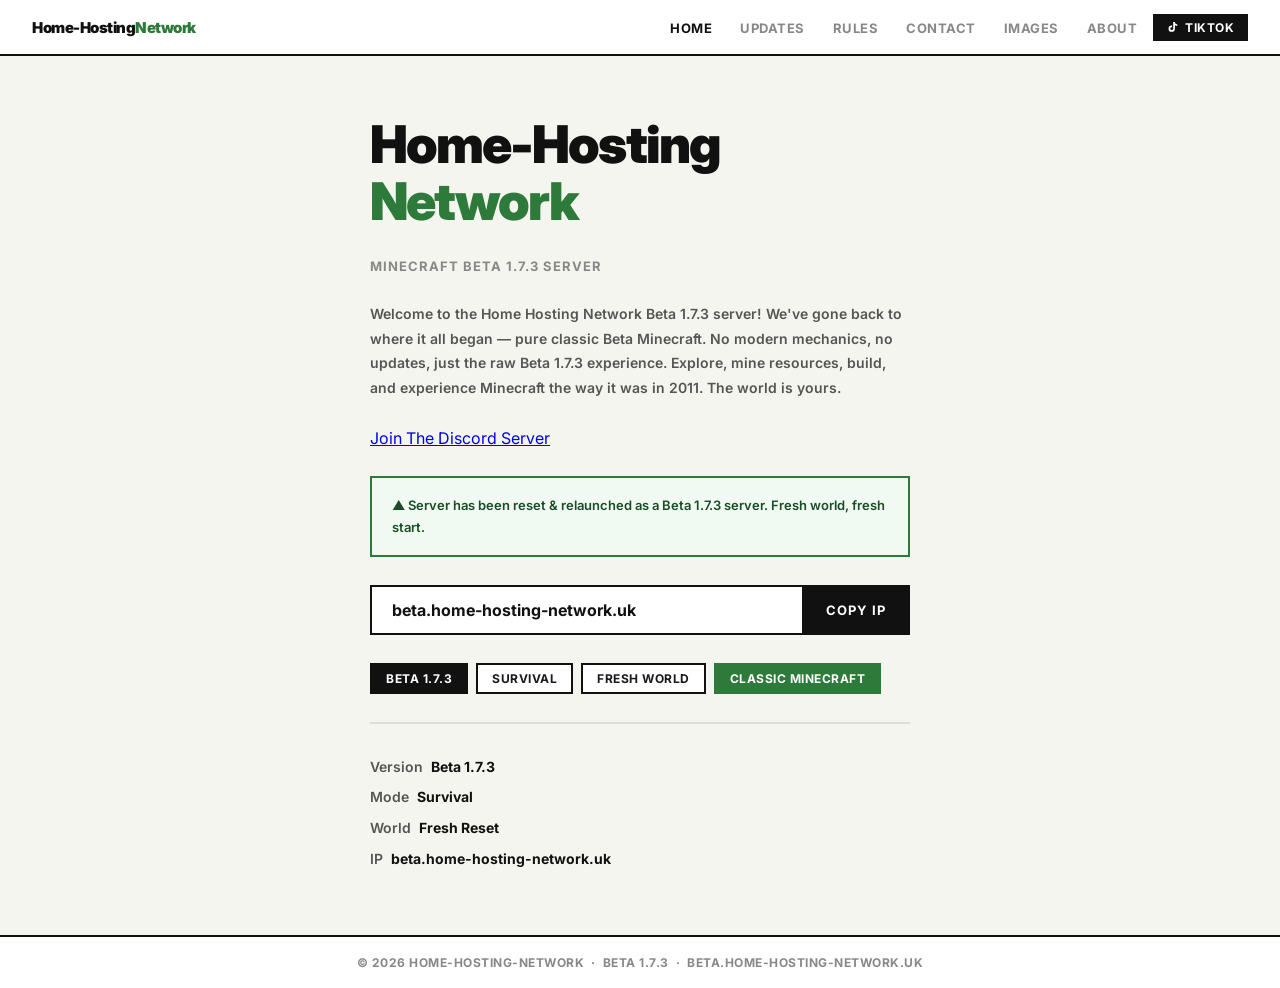
<file: index.html>
<!DOCTYPE html>
<html lang="en">
<head>
  <meta charset="UTF-8"/>
  <meta name="viewport" content="width=device-width, initial-scale=1.0"/>
  <title>Home — Home-Hosting-Network</title>
  <link href="https://fonts.googleapis.com/css2?family=Inter:wght@400;600;700;900&display=swap" rel="stylesheet">
  <link rel="stylesheet" href="style.css">
  <link rel="icon" type="image/png" href="Home.png">
</head>
<body>
<nav>
  <a class="nav-logo" href="index.html">Home-Hosting<span>Network</span></a>
  <ul class="nav-links">
    <li><a href="index.html" class="active">Home</a></li>
    <li><a href="updates.html">Updates</a></li>
    <li><a href="rules.html">Rules</a></li>
    <li><a href="contact.html">Contact</a></li>
    <li><a href="images.html">Images</a></li>
    <li><a href="about.html">About</a></li>
    <li><a href="https://www.tiktok.com/@homehosting5" target="_blank" class="tiktok-link"><svg width="12" height="12" viewBox="0 0 24 24" fill="currentColor" style="flex-shrink:0"><path d="M19.59 6.69a4.83 4.83 0 0 1-3.77-4.25V2h-3.45v13.67a2.89 2.89 0 0 1-2.88 2.5 2.89 2.89 0 0 1-2.89-2.89 2.89 2.89 0 0 1 2.89-2.89c.28 0 .54.04.79.1V9.01a6.33 6.33 0 0 0-.79-.05 6.34 6.34 0 0 0-6.34 6.34 6.34 6.34 0 0 0 6.34 6.34 6.34 6.34 0 0 0 6.33-6.34V8.69a8.2 8.2 0 0 0 4.79 1.52V6.75a4.85 4.85 0 0 1-1.02-.06z"/></svg> TikTok</a></li>
  </ul>
</nav>
<div class="page">
  <h1>Home-Hosting<br><span>Network</span></h1>
  <p class="subtitle">Minecraft Beta 1.7.3 Server</p>

  <p class="server-desc">Welcome to the Home Hosting Network Beta 1.7.3 server! We've gone back to where it all began — pure classic Beta Minecraft. No modern mechanics, no updates, just the raw Beta 1.7.3 experience. Explore, mine resources, build, and experience Minecraft the way it was in 2011. The world is yours.</p>

  <a href="https://discord.gg/DGqM9qPcFu">Join The Discord Server</a>

  <div class="notice">&#9650; Server has been reset &amp; relaunched as a Beta 1.7.3 server. Fresh world, fresh start.</div>

  <div class="ip-row">
    <div class="ip-text" id="ipText">beta.home-hosting-network.uk</div>
    <button id="copyBtn" onclick="copyIP()">Copy IP</button>
  </div>

  <div class="tags">
    <span class="tag accent">Beta 1.7.3</span>
    <span class="tag">Survival</span>
    <span class="tag">Fresh World</span>
    <span class="tag green">Classic Minecraft</span>
  </div>

  <hr>

  <div class="info">
    Version &nbsp;<strong>Beta 1.7.3</strong><br>
    Mode &nbsp;<strong>Survival</strong><br>
    World &nbsp;<strong>Fresh Reset</strong><br>
    IP &nbsp;<strong>beta.home-hosting-network.uk</strong>
  </div>
</div>
<script>
  function copyIP() {
    navigator.clipboard.writeText(document.getElementById('ipText').textContent);
    const btn = document.getElementById('copyBtn');
    btn.textContent = 'Copied!';
    btn.classList.add('copied');
    setTimeout(() => { btn.textContent = 'Copy IP'; btn.classList.remove('copied'); }, 2000);
  }
</script>
<footer>&copy; 2026 Home-Hosting-Network &nbsp;&middot;&nbsp; Beta 1.7.3 &nbsp;&middot;&nbsp; beta.home-hosting-network.uk</footer>
</body>
</html>
</file>
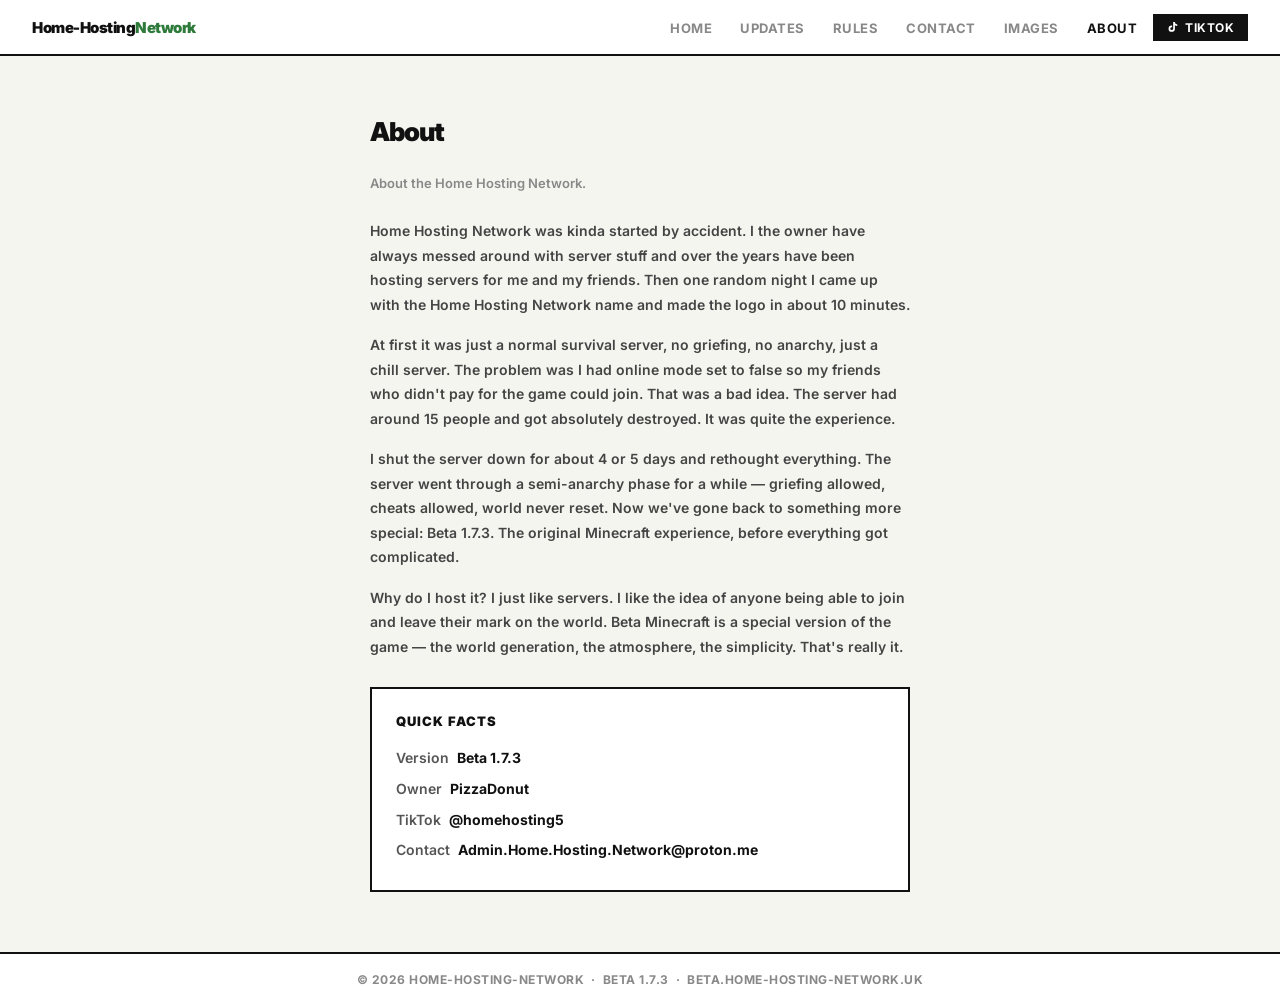
<file: about.html>
<!DOCTYPE html>
<html lang="en">
<head>
  <meta charset="UTF-8"/>
  <meta name="viewport" content="width=device-width, initial-scale=1.0"/>
  <title>About — Home-Hosting-Network</title>
  <link href="https://fonts.googleapis.com/css2?family=Inter:wght@400;600;700;900&display=swap" rel="stylesheet">
  <link rel="stylesheet" href="style.css">
  <link rel="icon" type="image/png" href="Home.png">
</head>
<body>
<nav>
  <a class="nav-logo" href="index.html">Home-Hosting<span>Network</span></a>
  <ul class="nav-links">
    <li><a href="index.html">Home</a></li>
    <li><a href="updates.html">Updates</a></li>
    <li><a href="rules.html">Rules</a></li>
    <li><a href="contact.html">Contact</a></li>
    <li><a href="images.html">Images</a></li>
    <li><a href="about.html" class="active">About</a></li>
    <li><a href="https://www.tiktok.com/@homehosting5" target="_blank" class="tiktok-link"><svg width="12" height="12" viewBox="0 0 24 24" fill="currentColor" style="flex-shrink:0"><path d="M19.59 6.69a4.83 4.83 0 0 1-3.77-4.25V2h-3.45v13.67a2.89 2.89 0 0 1-2.88 2.5 2.89 2.89 0 0 1-2.89-2.89 2.89 2.89 0 0 1 2.89-2.89c.28 0 .54.04.79.1V9.01a6.33 6.33 0 0 0-.79-.05 6.34 6.34 0 0 0-6.34 6.34 6.34 6.34 0 0 0 6.34 6.34 6.34 6.34 0 0 0 6.33-6.34V8.69a8.2 8.2 0 0 0 4.79 1.52V6.75a4.85 4.85 0 0 1-1.02-.06z"/></svg> TikTok</a></li>
  </ul>
</nav>

<div class="page">
  <h2>About</h2>
  <p class="muted">About the Home Hosting Network.</p>

  <div class="about-block">
    <p>Home Hosting Network was kinda started by accident. I the owner have always messed around with server stuff and over the years have been hosting servers for me and my friends. Then one random night I came up with the Home Hosting Network name and made the logo in about 10 minutes.</p>
    <p>At first it was just a normal survival server, no griefing, no anarchy, just a chill server. The problem was I had online mode set to false so my friends who didn't pay for the game could join. That was a bad idea. The server had around 15 people and got absolutely destroyed. It was quite the experience.</p>
    <p>I shut the server down for about 4 or 5 days and rethought everything. The server went through a semi-anarchy phase for a while — griefing allowed, cheats allowed, world never reset. Now we've gone back to something more special: Beta 1.7.3. The original Minecraft experience, before everything got complicated.</p>
    <p>Why do I host it? I just like servers. I like the idea of anyone being able to join and leave their mark on the world. Beta Minecraft is a special version of the game — the world generation, the atmosphere, the simplicity. That's really it.</p>
  </div>

  <div class="fact-block">
    <div class="fact-title">Quick Facts</div>
    <div class="info">
      Version &nbsp;<strong>Beta 1.7.3</strong><br>
      Owner &nbsp;<strong>PizzaDonut</strong><br>
      TikTok &nbsp;<strong>@homehosting5</strong><br>
      Contact &nbsp;<strong>Admin.Home.Hosting.Network@proton.me</strong>
    </div>
  </div>
</div>

<footer>&copy; 2026 Home-Hosting-Network &nbsp;&middot;&nbsp; Beta 1.7.3 &nbsp;&middot;&nbsp; beta.home-hosting-network.uk</footer>
</body>
</html>
</file>
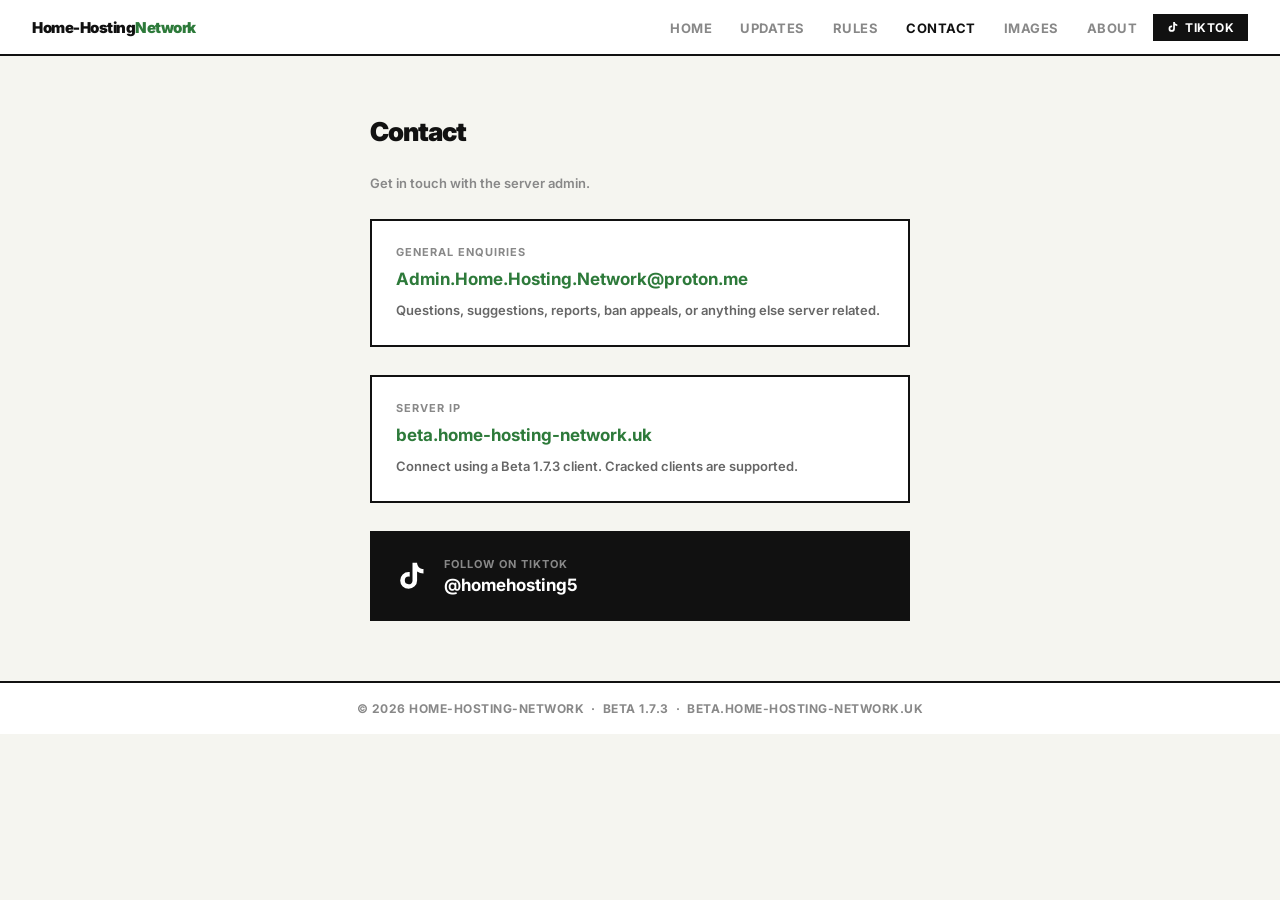
<file: contact.html>
<!DOCTYPE html>
<html lang="en">
<head>
  <meta charset="UTF-8"/>
  <meta name="viewport" content="width=device-width, initial-scale=1.0"/>
  <title>Contact — Home-Hosting-Network</title>
  <link href="https://fonts.googleapis.com/css2?family=Inter:wght@400;600;700;900&display=swap" rel="stylesheet">
  <link rel="stylesheet" href="style.css">
  <link rel="icon" type="image/png" href="Home.png">
</head>
<body>
<nav>
  <a class="nav-logo" href="index.html">Home-Hosting<span>Network</span></a>
  <ul class="nav-links">
    <li><a href="index.html">Home</a></li>
    <li><a href="updates.html">Updates</a></li>
    <li><a href="rules.html">Rules</a></li>
    <li><a href="contact.html" class="active">Contact</a></li>
    <li><a href="images.html">Images</a></li>
    <li><a href="about.html">About</a></li>
    <li><a href="https://www.tiktok.com/@homehosting5" target="_blank" class="tiktok-link"><svg width="12" height="12" viewBox="0 0 24 24" fill="currentColor" style="flex-shrink:0"><path d="M19.59 6.69a4.83 4.83 0 0 1-3.77-4.25V2h-3.45v13.67a2.89 2.89 0 0 1-2.88 2.5 2.89 2.89 0 0 1-2.89-2.89 2.89 2.89 0 0 1 2.89-2.89c.28 0 .54.04.79.1V9.01a6.33 6.33 0 0 0-.79-.05 6.34 6.34 0 0 0-6.34 6.34 6.34 6.34 0 0 0 6.34 6.34 6.34 6.34 0 0 0 6.33-6.34V8.69a8.2 8.2 0 0 0 4.79 1.52V6.75a4.85 4.85 0 0 1-1.02-.06z"/></svg> TikTok</a></li>
  </ul>
</nav>

<div class="page">
  <h2>Contact</h2>
  <p class="muted">Get in touch with the server admin.</p>

  <div class="contact-block">
    <div class="label">General enquiries</div>
    <a class="email" href="mailto:Admin.Home.Hosting.Network@proton.me">Admin.Home.Hosting.Network@proton.me</a>
    <p>Questions, suggestions, reports, ban appeals, or anything else server related.</p>
  </div>

  <div class="contact-block">
    <div class="label">Server IP</div>
    <span class="email">beta.home-hosting-network.uk</span>
    <p>Connect using a Beta 1.7.3 client. Cracked clients are supported.</p>
  </div>

  <a class="tiktok-block" href="https://www.tiktok.com/@homehosting5" target="_blank">
    <svg width="32" height="32" viewBox="0 0 24 24" fill="white"><path d="M19.59 6.69a4.83 4.83 0 0 1-3.77-4.25V2h-3.45v13.67a2.89 2.89 0 0 1-2.88 2.5 2.89 2.89 0 0 1-2.89-2.89 2.89 2.89 0 0 1 2.89-2.89c.28 0 .54.04.79.1V9.01a6.33 6.33 0 0 0-.79-.05 6.34 6.34 0 0 0-6.34 6.34 6.34 6.34 0 0 0 6.34 6.34 6.34 6.34 0 0 0 6.33-6.34V8.69a8.2 8.2 0 0 0 4.79 1.52V6.75a4.85 4.85 0 0 1-1.02-.06z"/></svg>
    <div>
      <div class="tt-label">Follow on TikTok</div>
      <div class="tt-handle">@homehosting5</div>
    </div>
  </a>
</div>

<footer>&copy; 2026 Home-Hosting-Network &nbsp;&middot;&nbsp; Beta 1.7.3 &nbsp;&middot;&nbsp; beta.home-hosting-network.uk</footer>
</body>
</html>
</file>
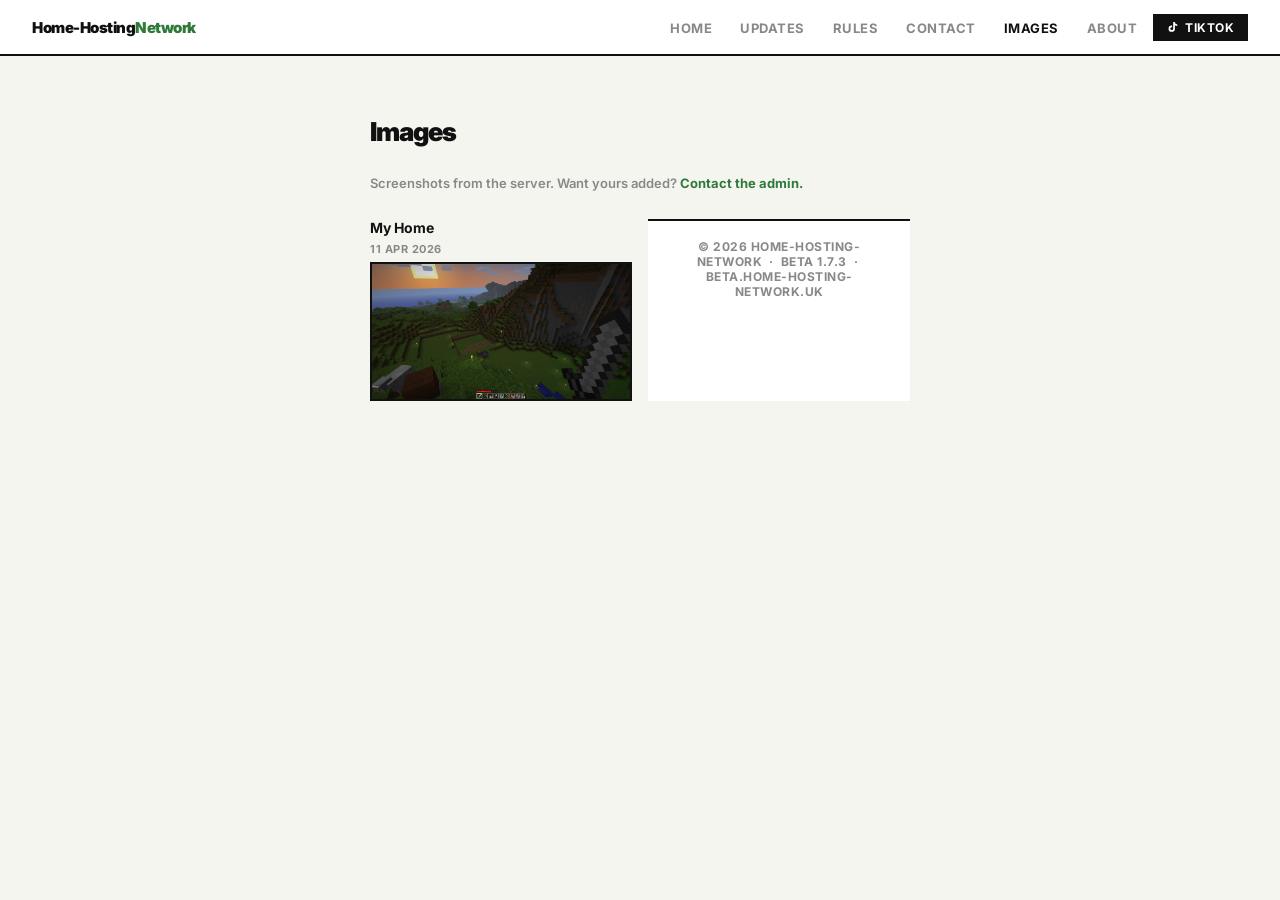
<file: images.html>
<!DOCTYPE html>
<html lang="en">
<head>
  <meta charset="UTF-8"/>
  <meta name="viewport" content="width=device-width, initial-scale=1.0"/>
  <title>Images — Home-Hosting-Network</title>
  <link href="https://fonts.googleapis.com/css2?family=Inter:wght@400;600;700;900&display=swap" rel="stylesheet">
  <link rel="stylesheet" href="style.css">
  <link rel="icon" type="image/png" href="Home.png">
</head>
<body>
<nav>
  <a class="nav-logo" href="index.html">Home-Hosting<span>Network</span></a>
  <ul class="nav-links">
    <li><a href="index.html">Home</a></li>
    <li><a href="updates.html">Updates</a></li>
    <li><a href="rules.html">Rules</a></li>
    <li><a href="contact.html">Contact</a></li>
    <li><a href="images.html" class="active">Images</a></li>
    <li><a href="about.html">About</a></li>
    <li><a href="https://www.tiktok.com/@homehosting5" target="_blank" class="tiktok-link"><svg width="12" height="12" viewBox="0 0 24 24" fill="currentColor" style="flex-shrink:0"><path d="M19.59 6.69a4.83 4.83 0 0 1-3.77-4.25V2h-3.45v13.67a2.89 2.89 0 0 1-2.88 2.5 2.89 2.89 0 0 1-2.89-2.89 2.89 2.89 0 0 1 2.89-2.89c.28 0 .54.04.79.1V9.01a6.33 6.33 0 0 0-.79-.05 6.34 6.34 0 0 0-6.34 6.34 6.34 6.34 0 0 0 6.34 6.34 6.34 6.34 0 0 0 6.33-6.34V8.69a8.2 8.2 0 0 0 4.79 1.52V6.75a4.85 4.85 0 0 1-1.02-.06z"/></svg> TikTok</a></li>
  </ul>
</nav>

<div class="page">
  <h2>Images</h2>
  <p class="muted">Screenshots from the server. Want yours added? <a href="mailto:Admin.Home.Hosting.Network@proton.me" style="color:#2d7a3a;text-decoration:none;font-weight:700;">Contact the admin.</a></p>

  <div class="image-grid">
    <div class="image-card">
      <div class="image-card-title">My Home</div>
      <div class="image-card-date">11 Apr 2026</div>
      <img src="images/2026-04-11_04.42.21.png" alt="Lobby Final">
    </div>

<footer>&copy; 2026 Home-Hosting-Network &nbsp;&middot;&nbsp; Beta 1.7.3 &nbsp;&middot;&nbsp; beta.home-hosting-network.uk</footer>
</body>
</html>
</file>
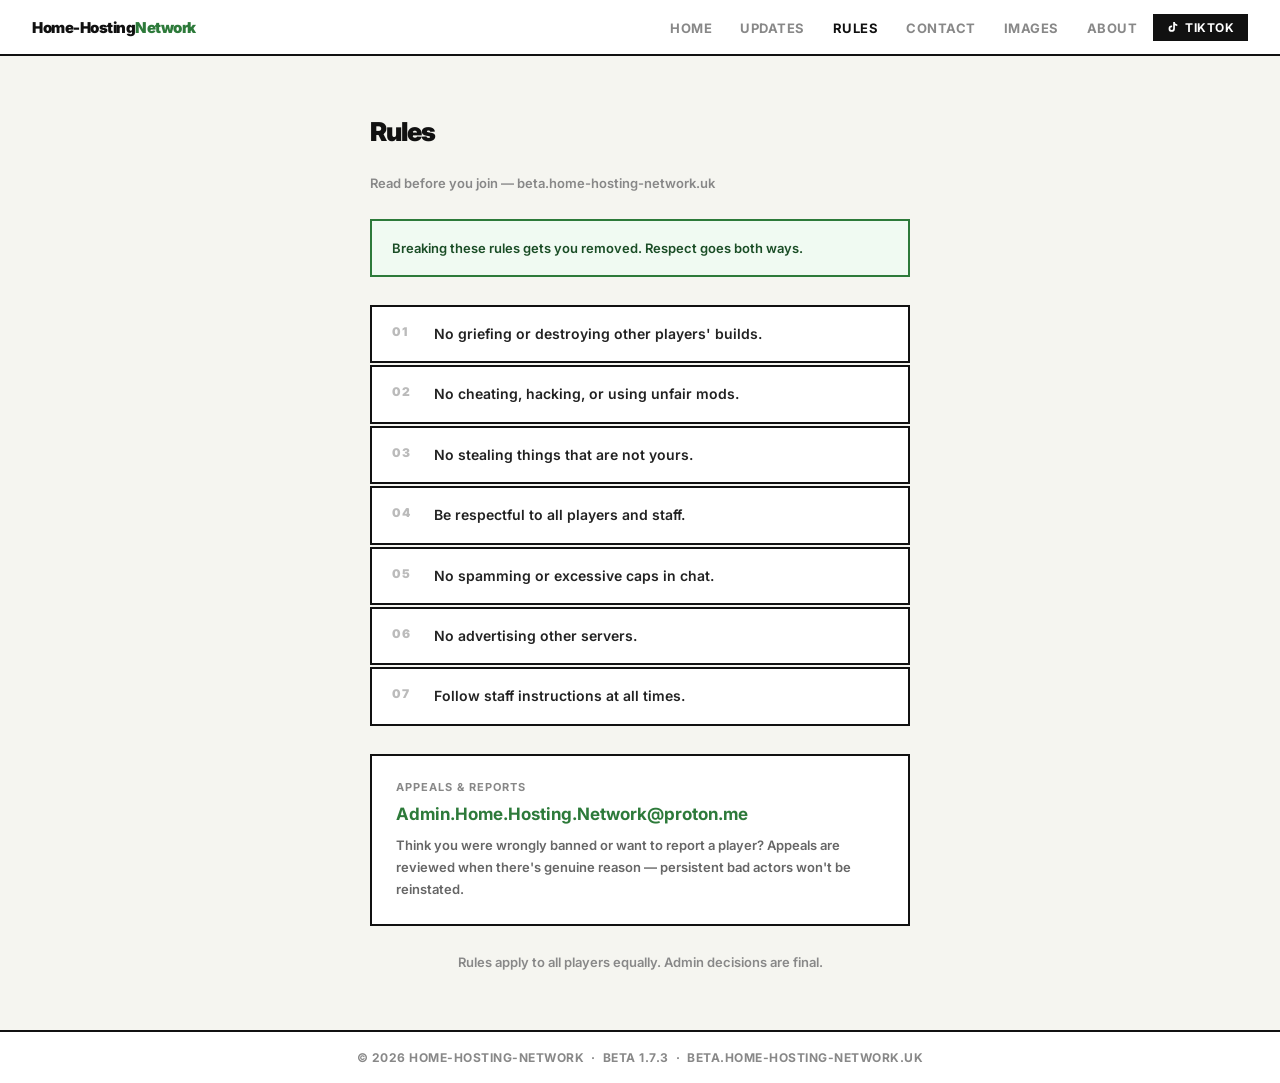
<file: rules.html>
<!DOCTYPE html>
<html lang="en">
<head>
  <meta charset="UTF-8"/>
  <meta name="viewport" content="width=device-width, initial-scale=1.0"/>
  <title>Rules — Home-Hosting-Network</title>
  <link href="https://fonts.googleapis.com/css2?family=Inter:wght@400;600;700;900&display=swap" rel="stylesheet">
  <link rel="stylesheet" href="style.css">
  <link rel="icon" type="image/png" href="Home.png">
</head>
<body>
<nav>
  <a class="nav-logo" href="index.html">Home-Hosting<span>Network</span></a>
  <ul class="nav-links">
    <li><a href="index.html">Home</a></li>
    <li><a href="updates.html">Updates</a></li>
    <li><a href="rules.html" class="active">Rules</a></li>
    <li><a href="contact.html">Contact</a></li>
    <li><a href="images.html">Images</a></li>
    <li><a href="about.html">About</a></li>
    <li><a href="https://www.tiktok.com/@homehosting5" target="_blank" class="tiktok-link"><svg width="12" height="12" viewBox="0 0 24 24" fill="currentColor" style="flex-shrink:0"><path d="M19.59 6.69a4.83 4.83 0 0 1-3.77-4.25V2h-3.45v13.67a2.89 2.89 0 0 1-2.88 2.5 2.89 2.89 0 0 1-2.89-2.89 2.89 2.89 0 0 1 2.89-2.89c.28 0 .54.04.79.1V9.01a6.33 6.33 0 0 0-.79-.05 6.34 6.34 0 0 0-6.34 6.34 6.34 6.34 0 0 0 6.34 6.34 6.34 6.34 0 0 0 6.33-6.34V8.69a8.2 8.2 0 0 0 4.79 1.52V6.75a4.85 4.85 0 0 1-1.02-.06z"/></svg> TikTok</a></li>
  </ul>
</nav>

<div class="page">
  <h2>Rules</h2>
  <p class="muted">Read before you join — beta.home-hosting-network.uk</p>

  <div class="notice">Breaking these rules gets you removed. Respect goes both ways.</div>

  <div class="rules-list">
    <div class="rule-item">
      <div class="rule-num">01</div>
      <div class="rule-text">No griefing or destroying other players' builds.</div>
    </div>
    <div class="rule-item">
      <div class="rule-num">02</div>
      <div class="rule-text">No cheating, hacking, or using unfair mods.</div>
    </div>
    <div class="rule-item">
      <div class="rule-num">03</div>
      <div class="rule-text">No stealing things that are not yours.</div>
    </div>
    <div class="rule-item">
      <div class="rule-num">04</div>
      <div class="rule-text">Be respectful to all players and staff.</div>
    </div>
    <div class="rule-item">
      <div class="rule-num">05</div>
      <div class="rule-text">No spamming or excessive caps in chat.</div>
    </div>
    <div class="rule-item">
      <div class="rule-num">06</div>
      <div class="rule-text">No advertising other servers.</div>
    </div>
    <div class="rule-item">
      <div class="rule-num">07</div>
      <div class="rule-text">Follow staff instructions at all times.</div>
    </div>
  </div>

  <div class="contact-block">
    <div class="label">Appeals &amp; Reports</div>
    <a class="email" href="mailto:Admin.Home.Hosting.Network@proton.me">Admin.Home.Hosting.Network@proton.me</a>
    <p>Think you were wrongly banned or want to report a player? Appeals are reviewed when there's genuine reason — persistent bad actors won't be reinstated.</p>
  </div>

  <p class="muted" style="text-align:center;">Rules apply to all players equally. Admin decisions are final.</p>
</div>

<footer>&copy; 2026 Home-Hosting-Network &nbsp;&middot;&nbsp; Beta 1.7.3 &nbsp;&middot;&nbsp; beta.home-hosting-network.uk</footer>
</body>
</html>
</file>
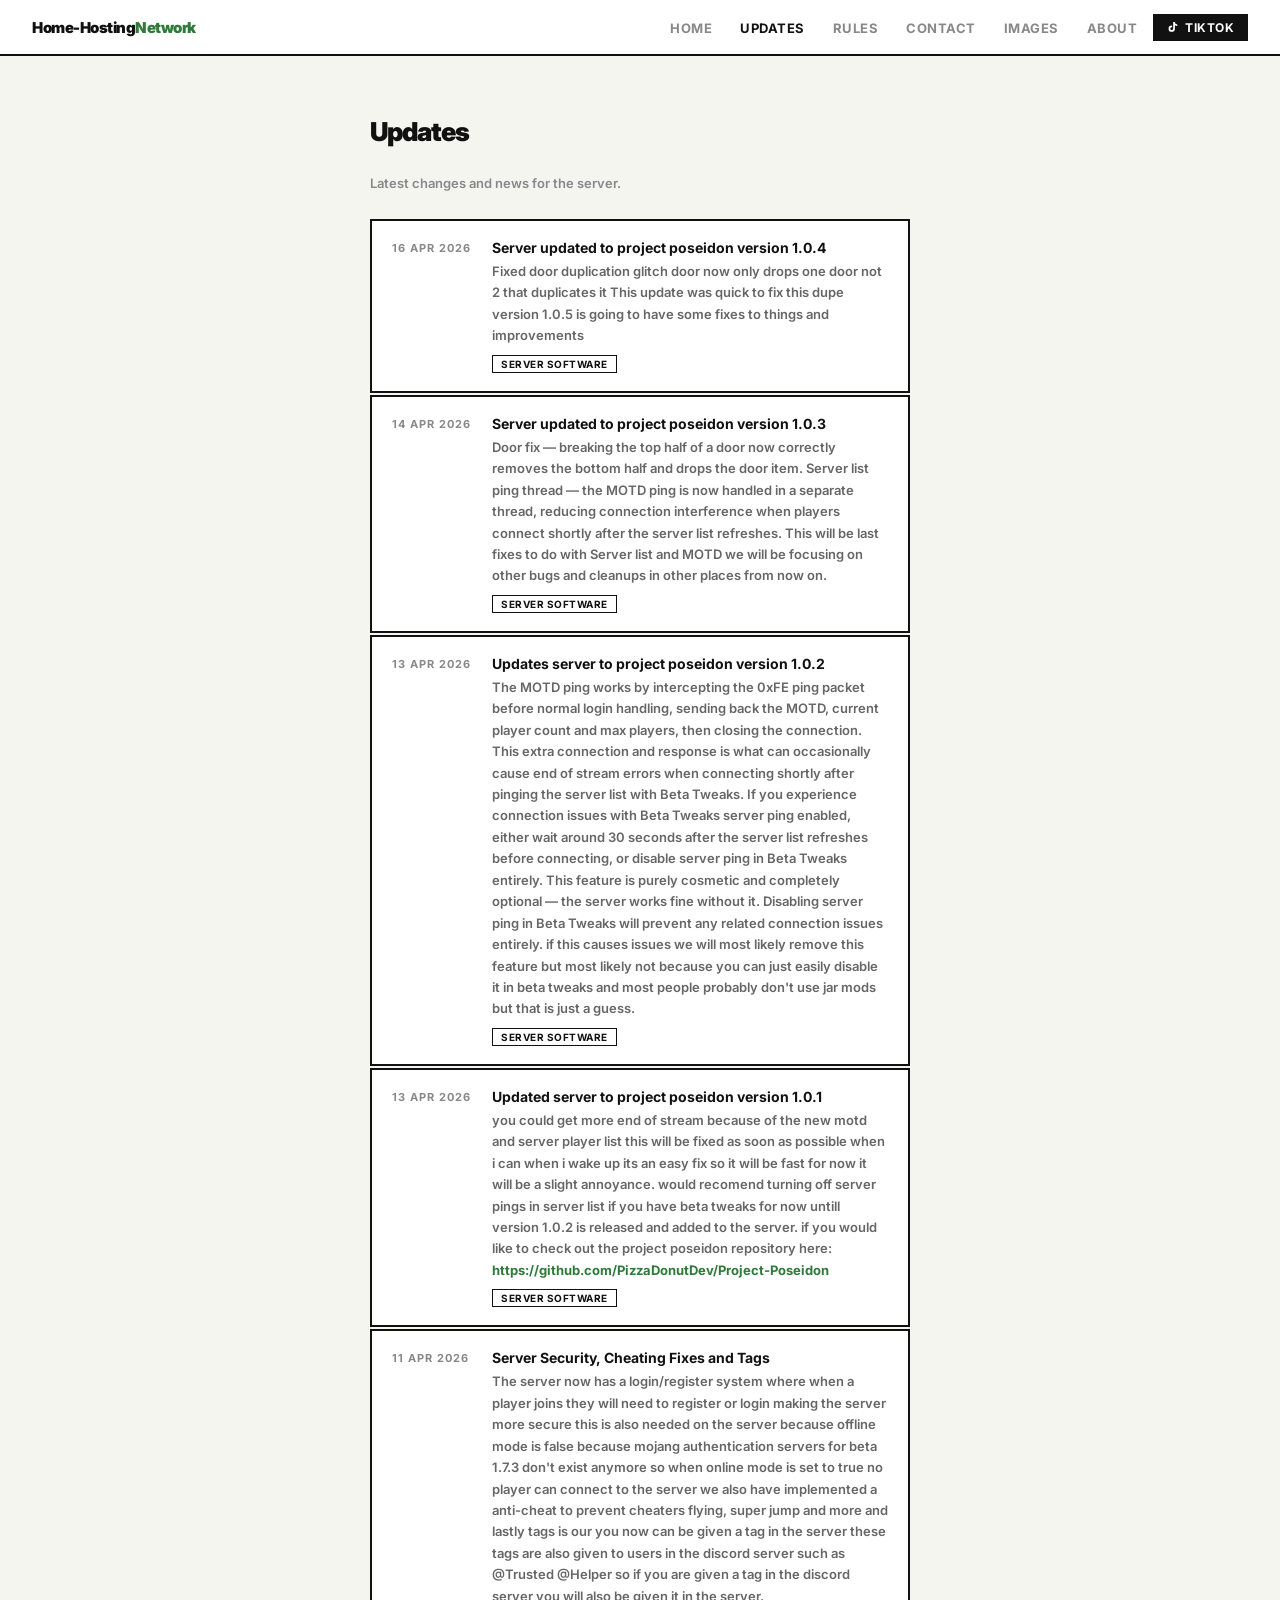
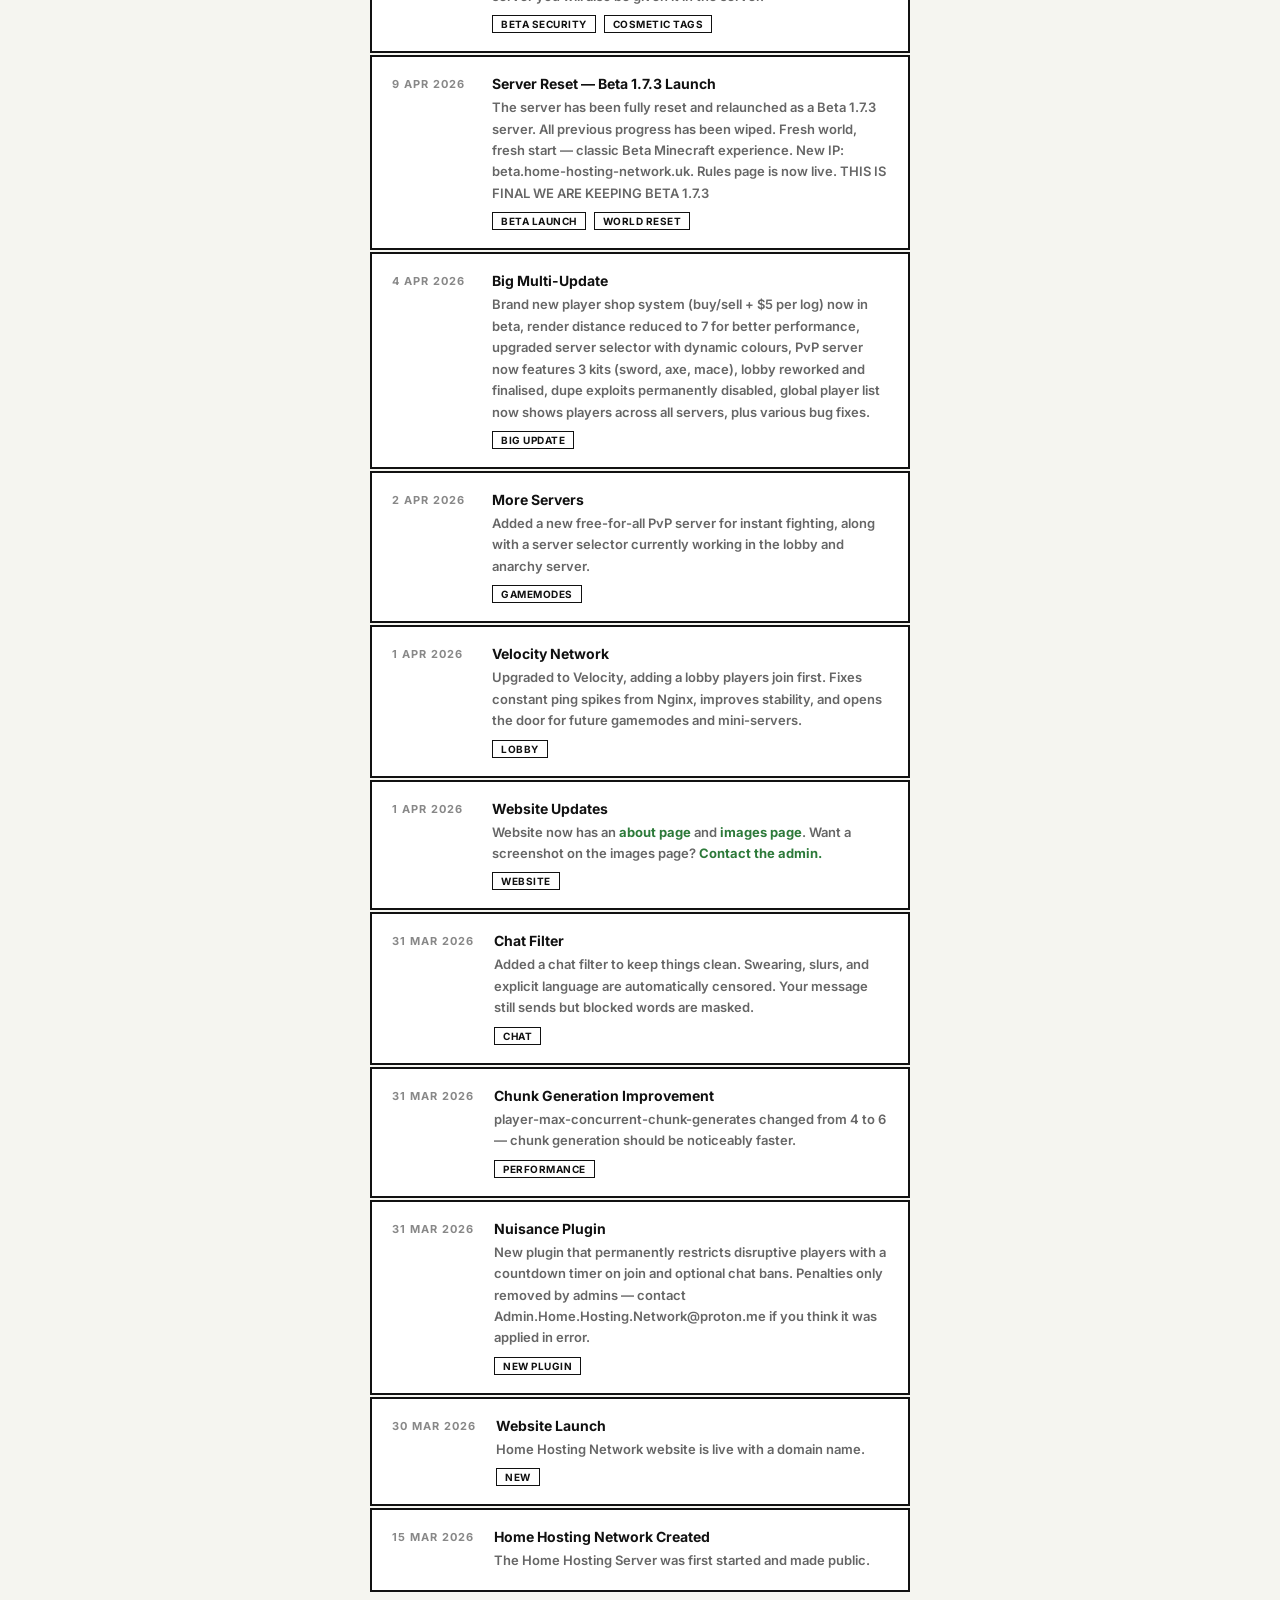
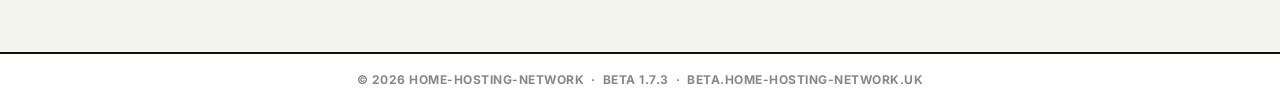
<file: updates.html>
<!DOCTYPE html>
<html lang="en">
<head>
  <meta charset="UTF-8"/>
  <meta name="viewport" content="width=device-width, initial-scale=1.0"/>
  <title>Updates — Home-Hosting-Network</title>
  <link href="https://fonts.googleapis.com/css2?family=Inter:wght@400;600;700;900&display=swap" rel="stylesheet">
  <link rel="stylesheet" href="style.css">
  <link rel="icon" type="image/png" href="Home.png">
</head>
<body>
<nav>
  <a class="nav-logo" href="index.html">Home-Hosting<span>Network</span></a>
  <ul class="nav-links">
    <li><a href="index.html">Home</a></li>
    <li><a href="updates.html" class="active">Updates</a></li>
    <li><a href="rules.html">Rules</a></li>
    <li><a href="contact.html">Contact</a></li>
    <li><a href="images.html">Images</a></li>
    <li><a href="about.html">About</a></li>
    <li><a href="https://www.tiktok.com/@homehosting5" target="_blank" class="tiktok-link"><svg width="12" height="12" viewBox="0 0 24 24" fill="currentColor" style="flex-shrink:0"><path d="M19.59 6.69a4.83 4.83 0 0 1-3.77-4.25V2h-3.45v13.67a2.89 2.89 0 0 1-2.88 2.5 2.89 2.89 0 0 1-2.89-2.89 2.89 2.89 0 0 1 2.89-2.89c.28 0 .54.04.79.1V9.01a6.33 6.33 0 0 0-.79-.05 6.34 6.34 0 0 0-6.34 6.34 6.34 6.34 0 0 0 6.34 6.34 6.34 6.34 0 0 0 6.33-6.34V8.69a8.2 8.2 0 0 0 4.79 1.52V6.75a4.85 4.85 0 0 1-1.02-.06z"/></svg> TikTok</a></li>
  </ul>
</nav>

<div class="page">
  <h2>Updates</h2>
  <p class="muted">Latest changes and news for the server.</p>

  <div class="update-list">

    <div class="update-item">
      <div class="update-date">16 Apr 2026</div>
      <div class="update-body">
        <div class="update-title">Server updated to project poseidon version 1.0.4</div>
        <div class="update-desc">Fixed door duplication glitch door now only drops one door not 2 that duplicates it This update was quick to fix this dupe version 1.0.5 is going to have some fixes to things and improvements</div>
        <span class="update-badge">Server Software</span>
      </div>
    </div>

    <div class="update-item">
      <div class="update-date">14 Apr 2026</div>
      <div class="update-body">
        <div class="update-title">Server updated to project poseidon version 1.0.3</div>
        <div class="update-desc">Door fix — breaking the top half of a door now correctly removes the bottom half and drops the door item. Server list ping thread — the MOTD ping is now handled in a separate thread, reducing connection interference when players connect shortly after the server list refreshes. This will be last fixes to do with Server list and MOTD we will be focusing on other bugs and cleanups in other places from now on.</div>
        <span class="update-badge">Server Software</span>
      </div>
    </div>

    <div class="update-item">
      <div class="update-date">13 Apr 2026</div>
      <div class="update-body">
        <div class="update-title">Updates server to project poseidon version 1.0.2</div>
        <div class="update-desc">The MOTD ping works by intercepting the 0xFE ping packet before normal login handling, sending back the MOTD, current player count and max players, then closing the connection. This extra connection and response is what can occasionally cause end of stream errors when connecting shortly after pinging the server list with Beta Tweaks. If you experience connection issues with Beta Tweaks server ping enabled, either wait around 30 seconds after the server list refreshes before connecting, or disable server ping in Beta Tweaks entirely. This feature is purely cosmetic and completely optional — the server works fine without it. Disabling server ping in Beta Tweaks will prevent any related connection issues entirely. if this causes issues we will most likely remove this feature but most likely not because you can just easily disable it in beta tweaks and most people probably don't use jar mods but that is just a guess.</div>
        <span class="update-badge">Server Software</span>
      </div>
    </div>

    <div class="update-item">
      <div class="update-date">13 Apr 2026</div>
      <div class="update-body">
        <div class="update-title">Updated server to project poseidon version 1.0.1</div>
        <div class="update-desc">you could get more end of stream because of the new motd and server player list this will be fixed as soon as possible when i can when i wake up its an easy fix so it will be fast for now it will be a slight annoyance. would recomend turning off server pings in server list if you have beta tweaks for now untill version 1.0.2 is released and added to the server. if you would like to check out the project poseidon repository here: <a href="https://github.com/PizzaDonutDev/Project-Poseidon">https://github.com/PizzaDonutDev/Project-Poseidon</a></div>
        <span class="update-badge">Server Software</span>
      </div>
    </div>

    <div class="update-item">
      <div class="update-date">11 Apr 2026</div>
      <div class="update-body">
        <div class="update-title">Server Security, Cheating Fixes and Tags</div>
        <div class="update-desc">The server now has a login/register system where when a player joins they will need to register or login making the server more secure this is also needed on the server because offline mode is false because mojang authentication servers for beta 1.7.3 don't exist anymore so when online mode is set to true no player can connect to the server we also have implemented a anti-cheat to prevent cheaters flying, super jump and more and lastly tags is our you now can be given a tag in the server these tags are also given to users in the discord server such as @Trusted @Helper so if you are given a tag in the discord server you will also be given it in the server.</div>
        <span class="update-badge">Beta Security</span>
        <span class="update-badge">Cosmetic Tags</span>
      </div>
    </div>

    <div class="update-item">
      <div class="update-date">9 Apr 2026</div>
      <div class="update-body">
        <div class="update-title">Server Reset — Beta 1.7.3 Launch</div>
        <div class="update-desc">The server has been fully reset and relaunched as a Beta 1.7.3 server. All previous progress has been wiped. Fresh world, fresh start — classic Beta Minecraft experience. New IP: beta.home-hosting-network.uk. Rules page is now live. THIS IS FINAL WE ARE KEEPING BETA 1.7.3</div>
        <span class="update-badge">Beta Launch</span>
        <span class="update-badge">World Reset</span>
      </div>
    </div>

    <div class="update-item">
      <div class="update-date">4 Apr 2026</div>
      <div class="update-body">
        <div class="update-title">Big Multi-Update</div>
        <div class="update-desc">Brand new player shop system (buy/sell + $5 per log) now in beta, render distance reduced to 7 for better performance, upgraded server selector with dynamic colours, PvP server now features 3 kits (sword, axe, mace), lobby reworked and finalised, dupe exploits permanently disabled, global player list now shows players across all servers, plus various bug fixes.</div>
        <span class="update-badge">Big Update</span>
      </div>
    </div>

    <div class="update-item">
      <div class="update-date">2 Apr 2026</div>
      <div class="update-body">
        <div class="update-title">More Servers</div>
        <div class="update-desc">Added a new free-for-all PvP server for instant fighting, along with a server selector currently working in the lobby and anarchy server.</div>
        <span class="update-badge">Gamemodes</span>
      </div>
    </div>

    <div class="update-item">
      <div class="update-date">1 Apr 2026</div>
      <div class="update-body">
        <div class="update-title">Velocity Network</div>
        <div class="update-desc">Upgraded to Velocity, adding a lobby players join first. Fixes constant ping spikes from Nginx, improves stability, and opens the door for future gamemodes and mini-servers.</div>
        <span class="update-badge">Lobby</span>
      </div>
    </div>

    <div class="update-item">
      <div class="update-date">1 Apr 2026</div>
      <div class="update-body">
        <div class="update-title">Website Updates</div>
        <div class="update-desc">Website now has an <a href="about.html">about page</a> and <a href="images.html">images page</a>. Want a screenshot on the images page? <a href="mailto:Admin.Home.Hosting.Network@proton.me">Contact the admin.</a></div>
        <span class="update-badge">Website</span>
      </div>
    </div>

    <div class="update-item">
      <div class="update-date">31 Mar 2026</div>
      <div class="update-body">
        <div class="update-title">Chat Filter</div>
        <div class="update-desc">Added a chat filter to keep things clean. Swearing, slurs, and explicit language are automatically censored. Your message still sends but blocked words are masked.</div>
        <span class="update-badge">Chat</span>
      </div>
    </div>

    <div class="update-item">
      <div class="update-date">31 Mar 2026</div>
      <div class="update-body">
        <div class="update-title">Chunk Generation Improvement</div>
        <div class="update-desc">player-max-concurrent-chunk-generates changed from 4 to 6 — chunk generation should be noticeably faster.</div>
        <span class="update-badge">Performance</span>
      </div>
    </div>

    <div class="update-item">
      <div class="update-date">31 Mar 2026</div>
      <div class="update-body">
        <div class="update-title">Nuisance Plugin</div>
        <div class="update-desc">New plugin that permanently restricts disruptive players with a countdown timer on join and optional chat bans. Penalties only removed by admins — contact Admin.Home.Hosting.Network@proton.me if you think it was applied in error.</div>
        <span class="update-badge">New Plugin</span>
      </div>
    </div>

    <div class="update-item">
      <div class="update-date">30 Mar 2026</div>
      <div class="update-body">
        <div class="update-title">Website Launch</div>
        <div class="update-desc">Home Hosting Network website is live with a domain name.</div>
        <span class="update-badge">New</span>
      </div>
    </div>

    <div class="update-item">
      <div class="update-date">15 Mar 2026</div>
      <div class="update-body">
        <div class="update-title">Home Hosting Network Created</div>
        <div class="update-desc">The Home Hosting Server was first started and made public.</div>
      </div>
    </div>

  </div>
</div>

<footer>&copy; 2026 Home-Hosting-Network &nbsp;&middot;&nbsp; Beta 1.7.3 &nbsp;&middot;&nbsp; beta.home-hosting-network.uk</footer>
</body>
</html>
</file>
<file: style.css>
* { box-sizing: border-box; margin: 0; padding: 0; }

body {
  background: #f5f5f0;
  color: #1a1a1a;
  font-family: 'Inter', sans-serif;
  min-height: 100vh;
}

/* NAV */
nav {
  background: #fff;
  border-bottom: 2px solid #111;
  display: flex;
  align-items: center;
  justify-content: space-between;
  padding: 0 32px;
  height: 56px;
  flex-wrap: wrap;
  gap: 8px;
}
.nav-logo {
  font-size: 15px;
  font-weight: 900;
  letter-spacing: -0.5px;
  color: #111;
  text-decoration: none;
}
.nav-logo span { color: #2d7a3a; }
.nav-links {
  display: flex;
  gap: 4px;
  list-style: none;
  align-items: center;
  flex-wrap: wrap;
}
.nav-links a {
  text-decoration: none;
  font-size: 13px;
  font-weight: 700;
  color: #888;
  padding: 6px 12px;
  text-transform: uppercase;
  letter-spacing: 0.5px;
  transition: color .15s;
}
.nav-links a:hover, .nav-links a.active { color: #111; }
.nav-links .tiktok-link {
  display: flex;
  align-items: center;
  gap: 6px;
  background: #111;
  color: #fff !important;
  padding: 6px 14px;
  font-size: 12px;
}
.nav-links .tiktok-link:hover { background: #2d7a3a; }

/* PAGE */
.page {
  padding: 60px 20px;
  max-width: 580px;
  margin: 0 auto;
  display: flex;
  flex-direction: column;
  gap: 28px;
}

/* HEADINGS */
h1 {
  font-size: clamp(28px, 5vw, 52px);
  font-weight: 900;
  letter-spacing: -2px;
  line-height: 1.1;
  color: #111;
}
h1 span { color: #2d7a3a; }

h2 {
  font-size: 26px;
  font-weight: 900;
  letter-spacing: -1px;
  color: #111;
}

.subtitle {
  font-size: 13px;
  font-weight: 700;
  color: #888;
  letter-spacing: 1px;
  text-transform: uppercase;
}

/* SERVER DESC */
.server-desc {
  font-size: 14px;
  color: #555;
  font-weight: 600;
  line-height: 1.75;
}

/* NOTICE */
.notice {
  background: #f0faf2;
  border: 2px solid #2d7a3a;
  padding: 16px 20px;
  font-size: 13px;
  font-weight: 600;
  color: #1a4d26;
  line-height: 1.7;
}

/* IP ROW */
.ip-row {
  display: flex;
  align-items: stretch;
  border: 2px solid #111;
  background: #fff;
}
.ip-text {
  padding: 13px 20px;
  font-size: 16px;
  font-weight: 700;
  color: #111;
  border-right: 2px solid #111;
  flex: 1;
}
button {
  background: #111;
  color: #fff;
  border: none;
  padding: 13px 22px;
  font-family: 'Inter', sans-serif;
  font-size: 13px;
  font-weight: 700;
  cursor: pointer;
  letter-spacing: 1px;
  text-transform: uppercase;
  transition: background .15s;
  white-space: nowrap;
}
button:hover { background: #2d7a3a; }
button.copied { background: #2d7a3a; }

/* TAGS */
.tags { display: flex; flex-wrap: wrap; gap: 8px; }
.tag {
  background: #fff;
  border: 2px solid #111;
  padding: 6px 14px;
  font-size: 12px;
  font-weight: 700;
  letter-spacing: 0.5px;
  text-transform: uppercase;
}
.tag.accent { background: #111; color: #fff; }
.tag.green  { background: #2d7a3a; color: #fff; border-color: #2d7a3a; }

hr { border: none; border-top: 2px solid #ddd; }

/* INFO */
.info {
  font-size: 14px;
  color: #555;
  line-height: 2.2;
  font-weight: 600;
}
.info strong { color: #111; font-weight: 700; }

/* RULES */
.rules-list {
  display: flex;
  flex-direction: column;
  gap: 2px;
}
.rule-item {
  background: #fff;
  border: 2px solid #111;
  padding: 16px 20px;
  display: flex;
  gap: 18px;
  align-items: flex-start;
}
.rule-num {
  font-size: 12px;
  font-weight: 900;
  color: #bbb;
  min-width: 24px;
  padding-top: 1px;
  letter-spacing: 0.5px;
}
.rule-text {
  font-size: 14px;
  font-weight: 600;
  color: #222;
  line-height: 1.6;
}

/* UPDATES */
.update-list { display: flex; flex-direction: column; gap: 2px; }
.update-item {
  background: #fff;
  border: 2px solid #111;
  padding: 18px 20px;
  display: flex;
  gap: 20px;
  align-items: flex-start;
}
.update-date {
  font-size: 11px;
  font-weight: 700;
  color: #888;
  text-transform: uppercase;
  letter-spacing: 1px;
  white-space: nowrap;
  padding-top: 2px;
  min-width: 80px;
}
.update-body { flex: 1; }
.update-title {
  font-size: 14px;
  font-weight: 700;
  color: #111;
  margin-bottom: 5px;
}
.update-desc {
  font-size: 13px;
  color: #666;
  line-height: 1.65;
  font-weight: 600;
}
.update-desc a { color: #2d7a3a; text-decoration: none; font-weight: 700; }
.update-desc a:hover { text-decoration: underline; }
.update-badge {
  font-size: 10px;
  font-weight: 700;
  padding: 2px 8px;
  text-transform: uppercase;
  letter-spacing: 0.5px;
  border: 1px solid #111;
  color: #111;
  white-space: nowrap;
  margin-top: 8px;
  display: inline-block;
  margin-right: 4px;
}

/* CONTACT */
.contact-block {
  background: #fff;
  border: 2px solid #111;
  padding: 24px;
  display: flex;
  flex-direction: column;
  gap: 10px;
}
.label {
  font-size: 11px;
  font-weight: 700;
  color: #888;
  text-transform: uppercase;
  letter-spacing: 1px;
}
.email {
  font-size: 17px;
  font-weight: 700;
  color: #2d7a3a;
  text-decoration: none;
  word-break: break-all;
}
.email:hover { text-decoration: underline; }
.contact-block p {
  font-size: 13px;
  color: #666;
  font-weight: 600;
  line-height: 1.7;
}

/* TIKTOK BLOCK */
.tiktok-block {
  background: #111;
  border: 2px solid #111;
  padding: 24px;
  display: flex;
  align-items: center;
  gap: 16px;
  text-decoration: none;
  transition: background .15s;
}
.tiktok-block:hover { background: #2d7a3a; border-color: #2d7a3a; }
.tt-label {
  font-size: 11px;
  font-weight: 700;
  color: #888;
  text-transform: uppercase;
  letter-spacing: 1px;
  margin-bottom: 4px;
}
.tt-handle {
  font-size: 17px;
  font-weight: 700;
  color: #fff;
}

/* ABOUT */
.about-block {
  font-size: 14px;
  color: #444;
  font-weight: 600;
  line-height: 1.75;
  display: flex;
  flex-direction: column;
  gap: 16px;
}
.about-block p { /* nothing extra needed */ }

/* QUICK FACTS */
.fact-block {
  background: #fff;
  border: 2px solid #111;
  padding: 24px;
}
.fact-block .fact-title {
  font-size: 13px;
  font-weight: 900;
  text-transform: uppercase;
  letter-spacing: 1px;
  color: #111;
  margin-bottom: 14px;
}

/* IMAGES */
.image-grid {
  display: grid;
  grid-template-columns: repeat(auto-fill, minmax(260px, 1fr));
  gap: 16px;
}
.image-card { display: flex; flex-direction: column; gap: 6px; }
.image-card-title { font-size: 14px; font-weight: 700; color: #111; }
.image-card-date { font-size: 11px; font-weight: 700; color: #888; text-transform: uppercase; letter-spacing: 0.5px; }
.image-card img { width: 100%; display: block; object-fit: cover; border: 2px solid #111; }

p.muted {
  font-size: 13px;
  color: #888;
  font-weight: 600;
}

/* FOOTER */
footer {
  border-top: 2px solid #111;
  padding: 18px 32px;
  text-align: center;
  font-size: 12px;
  font-weight: 700;
  color: #888;
  background: #fff;
  text-transform: uppercase;
  letter-spacing: 0.5px;
}

/* RESPONSIVE */
@media (max-width: 600px) {
  nav { height: auto; padding: 12px 18px; }
  .nav-links a { font-size: 11px; padding: 5px 8px; }
  .update-item { flex-direction: column; gap: 8px; }
  .update-date { min-width: unset; }
  h1 { letter-spacing: -1px; }
  .page { padding: 40px 16px 60px; }
}
</file>
